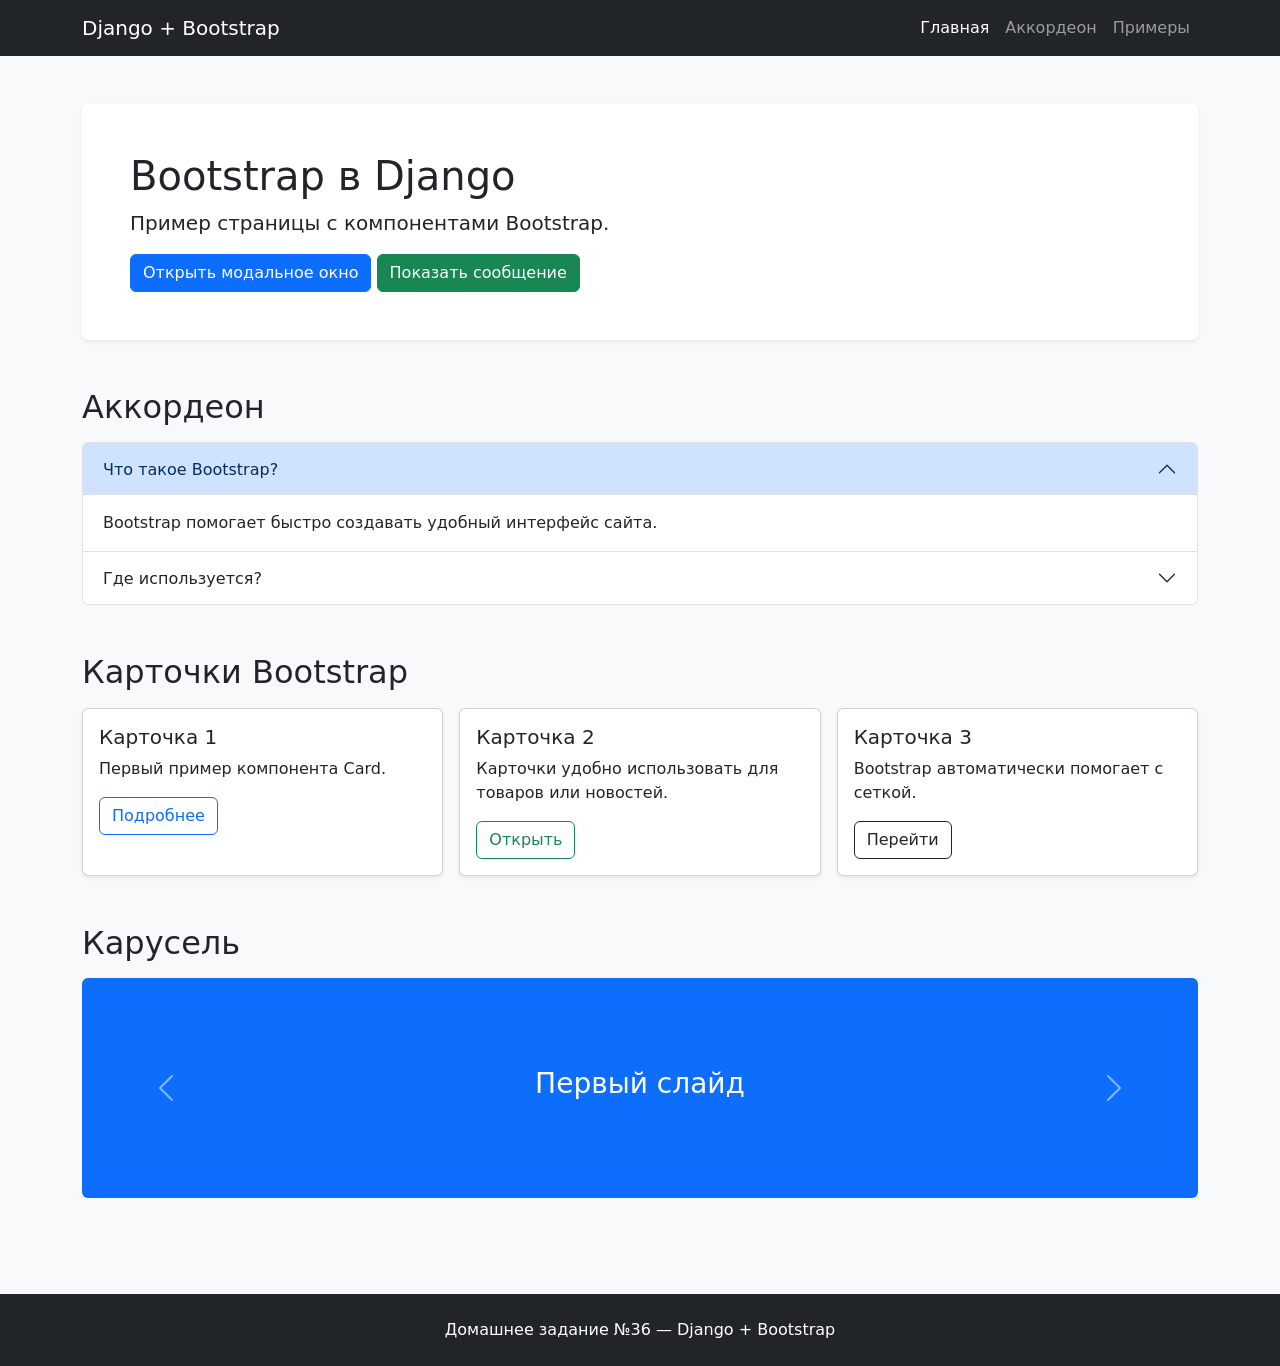
<file: homework_36_ready/homework_36/main/templates/main/index.html>
<!DOCTYPE html>
<html lang="ru">
<head>
    <meta charset="UTF-8">
    <meta name="viewport" content="width=device-width, initial-scale=1">
    <title>Домашнее задание №36</title>

    <link
        href="https://cdn.jsdelivr.net/npm/bootstrap@5.3.3/dist/css/bootstrap.min.css"
        rel="stylesheet"
    >
</head>
<body class="bg-light">

<nav class="navbar navbar-expand-lg navbar-dark bg-dark">
    <div class="container">
        <a class="navbar-brand" href="#">Django + Bootstrap</a>

        <button
            class="navbar-toggler"
            type="button"
            data-bs-toggle="collapse"
            data-bs-target="#navbarMenu"
        >
            <span class="navbar-toggler-icon"></span>
        </button>

        <div class="collapse navbar-collapse" id="navbarMenu">
            <ul class="navbar-nav ms-auto">
                <li class="nav-item">
                    <a class="nav-link active" href="#home">Главная</a>
                </li>
                <li class="nav-item">
                    <a class="nav-link" href="#accordion">Аккордеон</a>
                </li>
                <li class="nav-item">
                    <a class="nav-link" href="#examples">Примеры</a>
                </li>
            </ul>
        </div>
    </div>
</nav>


<main class="container py-5" id="home">

    <div class="p-5 mb-5 bg-white rounded shadow-sm">
        <h1>Bootstrap в Django</h1>
        <p class="lead">
            Пример страницы с компонентами Bootstrap.
        </p>

        <button
            class="btn btn-primary"
            type="button"
            data-bs-toggle="modal"
            data-bs-target="#infoModal"
        >
            Открыть модальное окно
        </button>

        <button
            class="btn btn-success"
            type="button"
            id="showToast"
        >
            Показать сообщение
        </button>
    </div>


    <section id="accordion" class="mb-5">
        <h2 class="mb-3">Аккордеон</h2>

        <div class="accordion" id="homeworkAccordion">

            <div class="accordion-item">
                <h2 class="accordion-header">
                    <button
                        class="accordion-button"
                        type="button"
                        data-bs-toggle="collapse"
                        data-bs-target="#itemOne"
                    >
                        Что такое Bootstrap?
                    </button>
                </h2>

                <div
                    id="itemOne"
                    class="accordion-collapse collapse show"
                    data-bs-parent="#homeworkAccordion"
                >
                    <div class="accordion-body">
                        Bootstrap помогает быстро создавать удобный
                        интерфейс сайта.
                    </div>
                </div>
            </div>

            <div class="accordion-item">
                <h2 class="accordion-header">
                    <button
                        class="accordion-button collapsed"
                        type="button"
                        data-bs-toggle="collapse"
                        data-bs-target="#itemTwo"
                    >
                        Где используется?
                    </button>
                </h2>

                <div
                    id="itemTwo"
                    class="accordion-collapse collapse"
                    data-bs-parent="#homeworkAccordion"
                >
                    <div class="accordion-body">
                        Bootstrap можно подключать к обычным HTML-страницам
                        и шаблонам Django.
                    </div>
                </div>
            </div>

        </div>
    </section>


    <section id="examples" class="mb-5">
        <h2 class="mb-3">Карточки Bootstrap</h2>

        <div class="row g-3">

            <div class="col-md-4">
                <div class="card h-100 shadow-sm">
                    <div class="card-body">
                        <h5 class="card-title">Карточка 1</h5>
                        <p class="card-text">
                            Первый пример компонента Card.
                        </p>
                        <a href="#" class="btn btn-outline-primary">
                            Подробнее
                        </a>
                    </div>
                </div>
            </div>

            <div class="col-md-4">
                <div class="card h-100 shadow-sm">
                    <div class="card-body">
                        <h5 class="card-title">Карточка 2</h5>
                        <p class="card-text">
                            Карточки удобно использовать для товаров
                            или новостей.
                        </p>
                        <a href="#" class="btn btn-outline-success">
                            Открыть
                        </a>
                    </div>
                </div>
            </div>

            <div class="col-md-4">
                <div class="card h-100 shadow-sm">
                    <div class="card-body">
                        <h5 class="card-title">Карточка 3</h5>
                        <p class="card-text">
                            Bootstrap автоматически помогает с сеткой.
                        </p>
                        <a href="#" class="btn btn-outline-dark">
                            Перейти
                        </a>
                    </div>
                </div>
            </div>

        </div>
    </section>


    <section class="mb-5">
        <h2 class="mb-3">Карусель</h2>

        <div
            id="demoCarousel"
            class="carousel slide"
            data-bs-ride="carousel"
        >
            <div class="carousel-inner rounded">

                <div class="carousel-item active">
                    <div
                        class="d-flex align-items-center justify-content-center bg-primary text-white"
                        style="height: 220px;"
                    >
                        <h3>Первый слайд</h3>
                    </div>
                </div>

                <div class="carousel-item">
                    <div
                        class="d-flex align-items-center justify-content-center bg-success text-white"
                        style="height: 220px;"
                    >
                        <h3>Второй слайд</h3>
                    </div>
                </div>

                <div class="carousel-item">
                    <div
                        class="d-flex align-items-center justify-content-center bg-dark text-white"
                        style="height: 220px;"
                    >
                        <h3>Третий слайд</h3>
                    </div>
                </div>

            </div>

            <button
                class="carousel-control-prev"
                type="button"
                data-bs-target="#demoCarousel"
                data-bs-slide="prev"
            >
                <span class="carousel-control-prev-icon"></span>
            </button>

            <button
                class="carousel-control-next"
                type="button"
                data-bs-target="#demoCarousel"
                data-bs-slide="next"
            >
                <span class="carousel-control-next-icon"></span>
            </button>
        </div>
    </section>

</main>


<footer class="bg-dark text-white py-4">
    <div class="container text-center">
        <p class="mb-0">
            Домашнее задание №36 — Django + Bootstrap
        </p>
    </div>
</footer>


<div
    class="modal fade"
    id="infoModal"
    tabindex="-1"
>
    <div class="modal-dialog">
        <div class="modal-content">

            <div class="modal-header">
                <h5 class="modal-title">Модальное окно</h5>
                <button
                    type="button"
                    class="btn-close"
                    data-bs-dismiss="modal"
                ></button>
            </div>

            <div class="modal-body">
                Это ещё один пример компонента Bootstrap.
            </div>

            <div class="modal-footer">
                <button
                    type="button"
                    class="btn btn-secondary"
                    data-bs-dismiss="modal"
                >
                    Закрыть
                </button>
            </div>

        </div>
    </div>
</div>


<div class="toast-container position-fixed bottom-0 end-0 p-3">
    <div
        id="homeworkToast"
        class="toast"
        role="alert"
    >
        <div class="toast-header">
            <strong class="me-auto">Bootstrap</strong>
            <button
                type="button"
                class="btn-close"
                data-bs-dismiss="toast"
            ></button>
        </div>

        <div class="toast-body">
            Это всплывающее сообщение Bootstrap.
        </div>
    </div>
</div>


<script
    src="https://cdn.jsdelivr.net/npm/bootstrap@5.3.3/dist/js/bootstrap.bundle.min.js">
</script>

<script>
    const toastButton = document.getElementById('showToast');
    const toastElement = document.getElementById('homeworkToast');

    toastButton.addEventListener('click', function () {
        const toast = new bootstrap.Toast(toastElement);
        toast.show();
    });
</script>

</body>
</html>
</file>
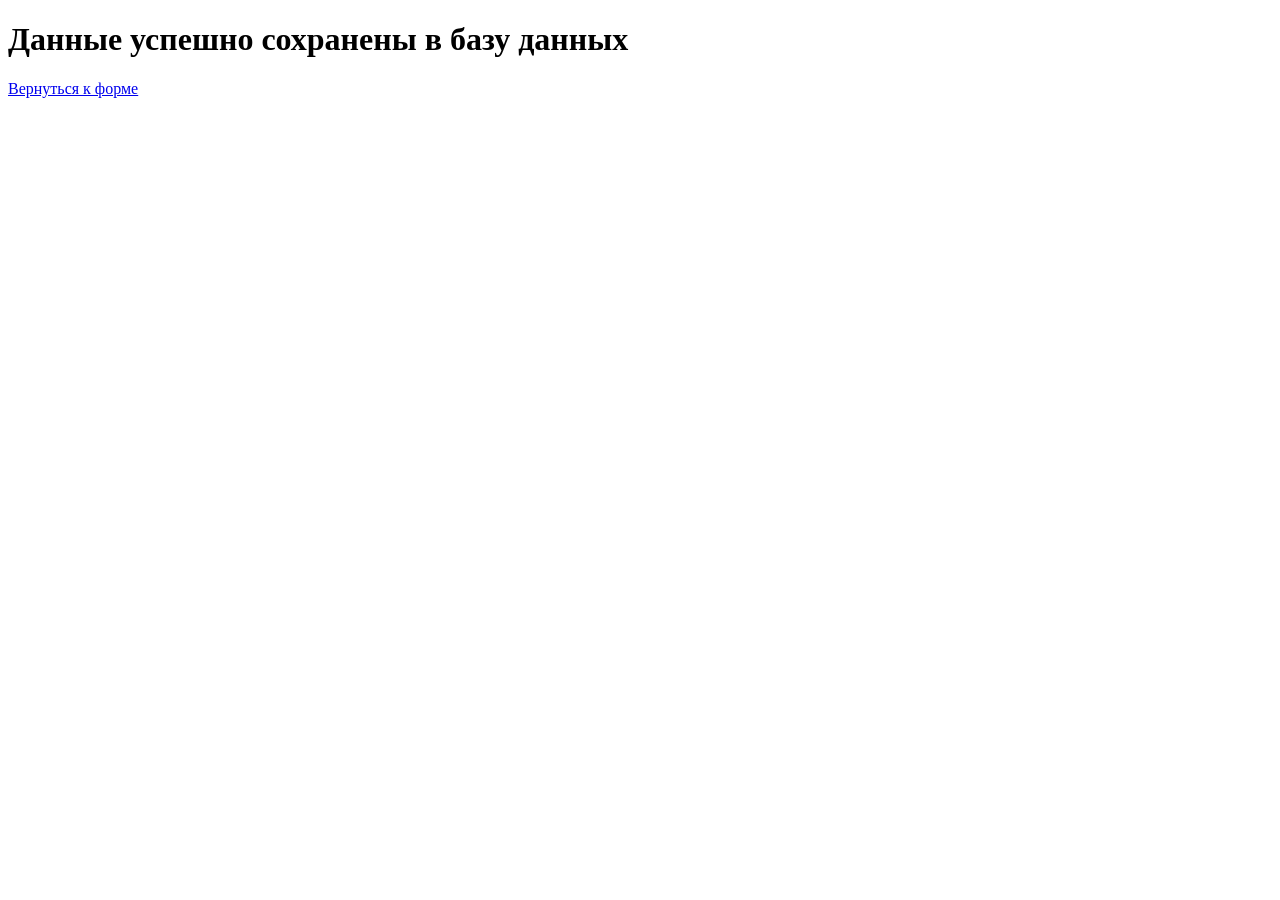
<file: homework_32_ready/homework_32/feedback/templates/feedback/success.html>
<!DOCTYPE html>
<html lang="ru">
<head>
    <meta charset="UTF-8">
    <title>Готово</title>
</head>
<body>
    <h1>Данные успешно сохранены в базу данных</h1>
    <a href="/">Вернуться к форме</a>
</body>
</html>
</file>
